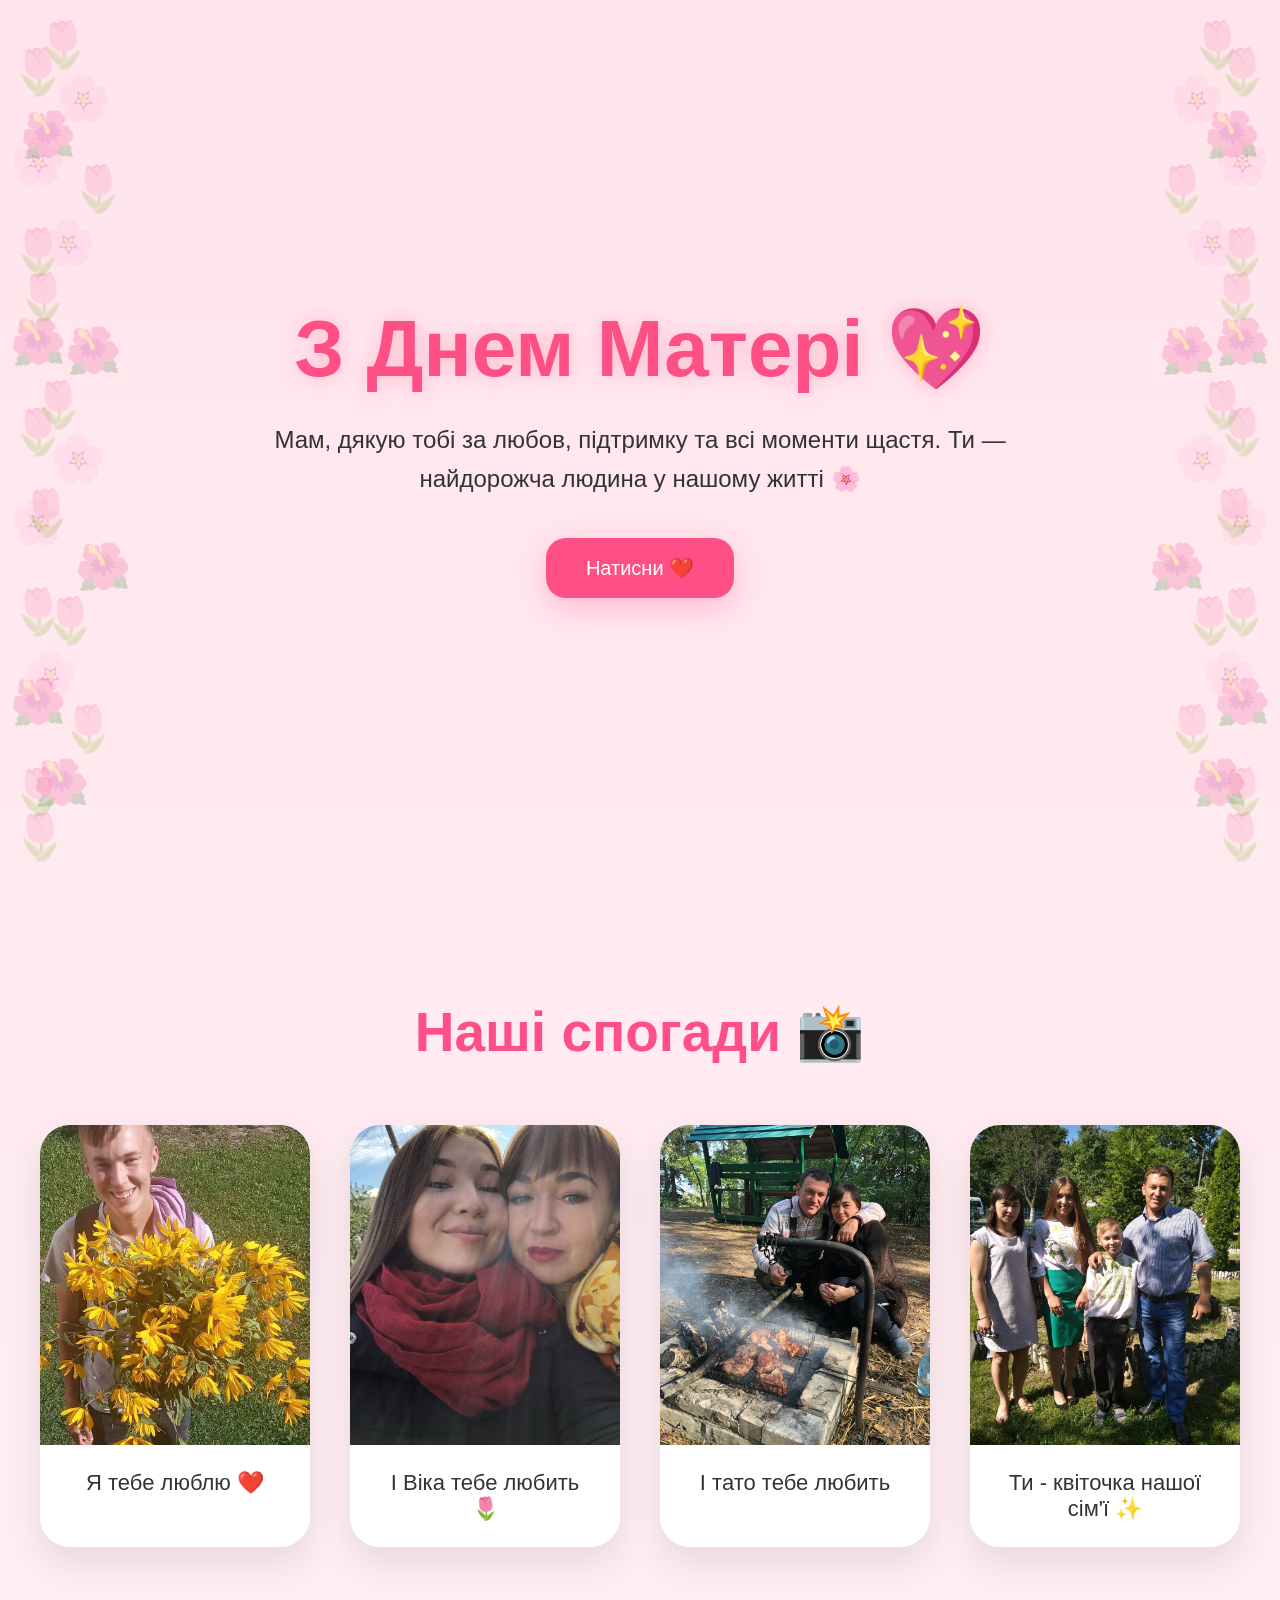
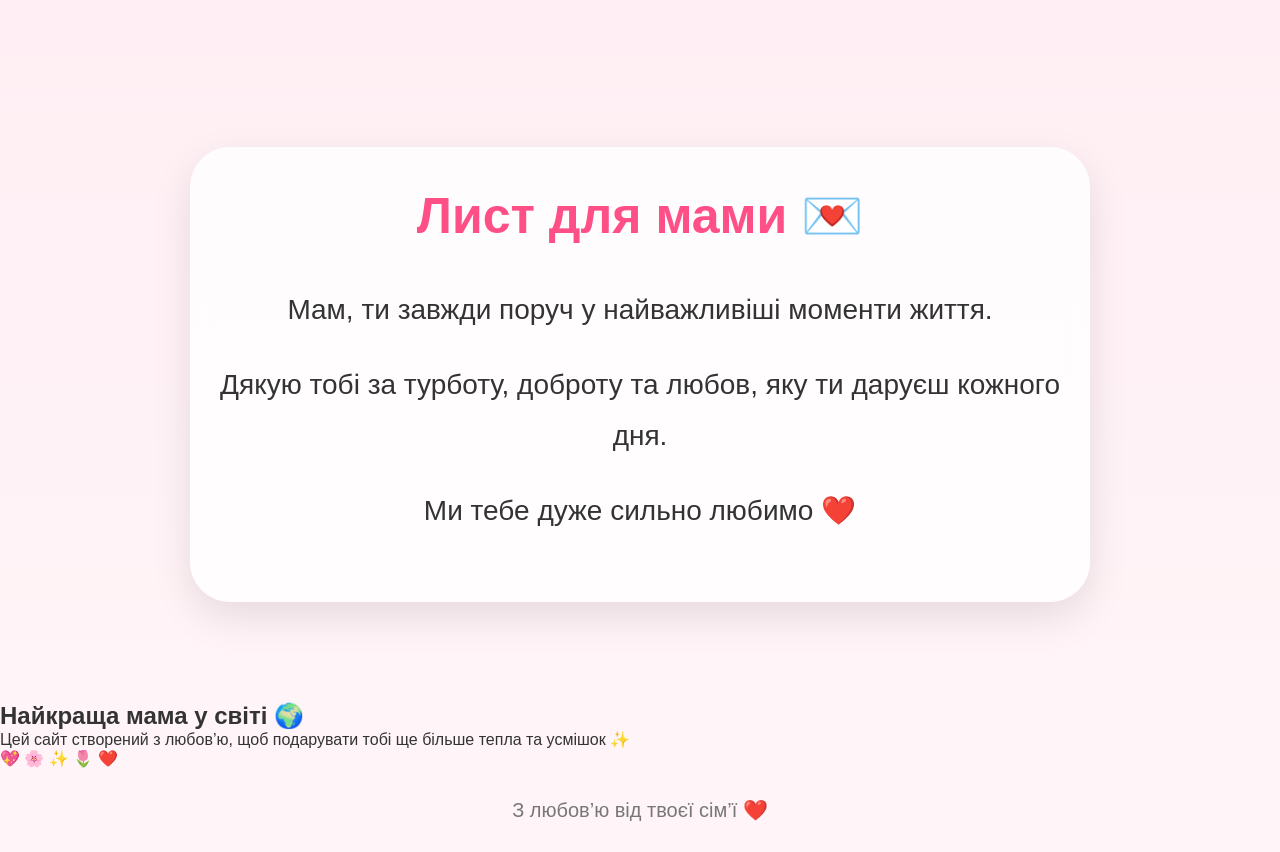
<file: index.html>
<!DOCTYPE html>
<html lang="uk">
<head>
    <meta charset="UTF-8">
    <meta name="viewport" content="width=device-width, initial-scale=1.0">
    <title>З Днем Матері ❤️</title>
    <link rel="stylesheet" href="style.css">
</head>
<body>

    <div class="tulips left-tulips">
        <div class="tulip t1">🌷</div>
        <div class="tulip t2">🌸</div>
        <div class="tulip t3">🌷</div>
        <div class="tulip t4">🌺</div>
        <div class="tulip t5">🌷</div>
        <div class="tulip t6">🌸</div>
        <div class="tulip t7">🌷</div>
        <div class="tulip t8">🌺</div>
        <div class="tulip t9">🌷</div>

        <div class="tulip" style="top:2%; left:35px;">🌷</div>
        <div class="tulip" style="top:8%; left:55px;">🌸</div>
        <div class="tulip" style="top:12%; left:20px;">🌺</div>
        <div class="tulip" style="top:18%; left:70px;">🌷</div>
        <div class="tulip" style="top:24%; left:40px;">🌸</div>
        <div class="tulip" style="top:30%; left:15px;">🌷</div>
        <div class="tulip" style="top:36%; left:65px;">🌺</div>
        <div class="tulip" style="top:42%; left:30px;">🌷</div>
        <div class="tulip" style="top:48%; left:50px;">🌸</div>
        <div class="tulip" style="top:54%; left:18px;">🌷</div>
        <div class="tulip" style="top:60%; left:75px;">🌺</div>
        <div class="tulip" style="top:66%; left:42px;">🌷</div>
        <div class="tulip" style="top:72%; left:22px;">🌸</div>
        <div class="tulip" style="top:78%; left:60px;">🌷</div>
        <div class="tulip" style="top:84%; left:33px;">🌺</div>
        <div class="tulip" style="top:90%; left:12px;">🌷</div>
    </div>

    <div class="tulips right-tulips">
        <div class="tulip t1">🌷</div>
        <div class="tulip t2">🌸</div>
        <div class="tulip t3">🌷</div>
        <div class="tulip t4">🌺</div>
        <div class="tulip t5">🌷</div>
        <div class="tulip t6">🌸</div>
        <div class="tulip t7">🌷</div>
        <div class="tulip t8">🌺</div>
        <div class="tulip t9">🌷</div>

        <div class="tulip" style="top:2%; right:35px;">🌷</div>
        <div class="tulip" style="top:8%; right:55px;">🌸</div>
        <div class="tulip" style="top:12%; right:20px;">🌺</div>
        <div class="tulip" style="top:18%; right:70px;">🌷</div>
        <div class="tulip" style="top:24%; right:40px;">🌸</div>
        <div class="tulip" style="top:30%; right:15px;">🌷</div>
        <div class="tulip" style="top:36%; right:65px;">🌺</div>
        <div class="tulip" style="top:42%; right:30px;">🌷</div>
        <div class="tulip" style="top:48%; right:50px;">🌸</div>
        <div class="tulip" style="top:54%; right:18px;">🌷</div>
        <div class="tulip" style="top:60%; right:75px;">🌺</div>
        <div class="tulip" style="top:66%; right:42px;">🌷</div>
        <div class="tulip" style="top:72%; right:22px;">🌸</div>
        <div class="tulip" style="top:78%; right:60px;">🌷</div>
        <div class="tulip" style="top:84%; right:33px;">🌺</div>
        <div class="tulip" style="top:90%; right:12px;">🌷</div>
    </div>

    <header>
        <h1>З Днем Матері 💖</h1>

        <p>
            Мам, дякую тобі за любов, підтримку та всі моменти щастя.
            Ти — найдорожча людина у нашому житті 🌸
        </p>

        <button class="btn" onclick="showMessage()">
            Натисни ❤️
        </button>
    </header>

    <section class="gallery">
        <h2>Наші спогади 📸</h2>

        <div class="photos">
            <div class="card">
                <img src="photo1.jpg" alt="Фото 1">
                <div class="caption">Я тебе люблю ❤️</div>
            </div>

            <div class="card">
                <img src="photo2.jpeg" alt="Фото 2">
                <div class="caption">І Віка тебе любить 🌷</div>
            </div>

            <div class="card">
                <img src="photo3.jpg" alt="Фото 3">
                <div class="caption">І тато тебе любить</div>
            </div>

            <div class="card">
                <img src="photo4.jpeg" alt="Фото 4">
                <div class="caption">Ти - квіточка нашої сім'ї ✨</div>
            </div>
        </div>
    </section>

    <section class="letter">
        <div class="letter-box">
            <h2>Лист для мами 💌</h2>

            <p>
                Мам, ти завжди поруч у найважливіші моменти життя.
            </p>

            <p>
                Дякую тобі за турботу, доброту та любов,
                яку ти даруєш кожного дня.
            </p>

            <p>
                Ми тебе дуже сильно любимо ❤️
            </p>
        </div>
    </section>

    <section class="final">
        <h2>Найкраща мама у світі 🌍</h2>

        <p>
            Цей сайт створений з любов’ю,
            щоб подарувати тобі ще більше тепла та усмішок ✨
        </p>

        <div class="hearts">
            💖 🌸 ✨ 🌷 ❤️
        </div>
    </section>

        <footer>
        З любов’ю від твоєї сім’ї ❤️
    </footer>

        <script src="script.js"></script>

</body>
</html>
</file>
<file: style.css>
* {
            margin: 0;
            padding: 0;
            box-sizing: border-box;
            font-family: Arial, sans-serif;
        }

        body {
            position: relative;
            background: linear-gradient(to bottom, #ffe4ec, #fff5f8);
            overflow-x: hidden;
            min-height: 100vh;
            color: #333;
        }

        header {
            min-height: 100vh;
            height: 100vh;
            display: flex;
            justify-content: center;
            align-items: center;
            flex-direction: column;
            text-align: center;
            padding: 20px;
            position: relative;
        }

        header h1 {
            font-size: clamp(42px, 10vw, 80px);
            color: #ff4f87;
            text-shadow: 0 0 20px rgba(255, 79, 135, 0.3);
            animation: glow 2s infinite alternate;
        }

        header p {
            width: 100%;
            margin-top: 25px;
            font-size: 24px;
            max-width: 800px;
            line-height: 1.6;
        }

        .btn {
            margin-top: 40px;
            padding: 18px 40px;
            border: none;
            border-radius: 20px;
            background: #ff4f87;
            color: white;
            font-size: 20px;
            cursor: pointer;
            transition: 0.3s;
            box-shadow: 0 10px 30px rgba(255, 79, 135, 0.3);
        }

        .btn:hover {
            transform: scale(1.05);
            background: #ff2d6f;
        }

        @keyframes glow {
            from {
                text-shadow: 0 0 20px rgba(255, 79, 135, 0.3);
            }
            to {
                text-shadow: 0 0 40px rgba(255, 79, 135, 0.8);
            }
        }

        .gallery {
            width: 100%;
            padding: 100px 40px;
        }

        .gallery h2 {
            text-align: center;
            font-size: 55px;
            color: #ff4f87;
            margin-bottom: 60px;
        }

        .photos {
            width: 100%;
            display: grid;
            grid-template-columns: repeat(auto-fit, minmax(240px, 1fr));
            gap: 40px;
        }

        .card {
            background: white;
            border-radius: 30px;
            overflow: hidden;
            box-shadow: 0 15px 40px rgba(0,0,0,0.1);
            transition: 0.5s;
        }

        .card:hover {
            transform: translateY(-10px) scale(1.03);
        }

        .card img {
            display: block;
            width: 100%;
            height: 320px;
            object-fit: cover;
            transition: 0.5s;
        }

        .card:hover img {
            transform: scale(1.08);
        }

        .caption {
            padding: 25px;
            text-align: center;
            font-size: 22px;
        }

        .letter {
            padding: 100px 20px;
            display: flex;
            justify-content: center;
        }

        .letter-box {
            width: 100%;
            background: rgba(255,255,255,0.8);
            backdrop-filter: blur(10px);
            border-radius: 40px;
            padding: 40px 25px;
            max-width: 900px;
            text-align: center;
            box-shadow: 0 15px 40px rgba(0,0,0,0.1);
        }

        .letter-box h2 {
            font-size: 50px;
            color: #ff4f87;
            margin-bottom: 40px;
        }

        .letter-box p {
            font-size: 28px;
            line-height: 1.8;
            margin-bottom: 25px;
        }

        footer {
            text-align: center;
            padding: 30px;
            font-size: 20px;
            color: #777;
        }

        .heart {
            position: fixed;
            top: -20px;
            color: #ff4f87;
            font-size: 20px;
            animation: fall linear forwards;
            z-index: 999;
        }

        @keyframes fall {
            to {
                transform: translateY(110vh);
                opacity: 0;
            }
        }

        html {
            scroll-behavior: smooth;
            -webkit-tap-highlight-color: transparent;
        }

        img {
            max-width: 100%;
        }

        button {
            touch-action: manipulation;
        }

        @media(max-width: 768px) {
            header h1 {
                font-size: 42px;
            }

            header p,
            .final p,
            .letter-box p {
                font-size: 18px;
                line-height: 1.7;
            }

            .final h2,
            .gallery h2,
            .letter-box h2 {
                font-size: 34px;
            }
        
            .gallery {
                padding: 70px 20px;
            }

            .card {
                border-radius: 24px;
            }

            .card img {
                height: 260px;
            }

            .btn {
                width: 100%;
                max-width: 320px;
                font-size: 18px;
                padding: 16px 20px;
            }

            .letter {
                padding: 60px 15px;
            }

            .final {
                padding: 80px 20px;
            }
        }
            .tulips {
            position: fixed;
            top: 0;
            left: 0;
            width: 100%;
            height: 100%;
            pointer-events: none;
            z-index: -1;
            overflow: hidden;
        }

        .tulip {
            position: absolute;
            font-size: 45px;
            opacity: 0.22;
            animation: float 6s ease-in-out infinite;
        }

        .left-tulips .tulip {
            left: 10px;
        }

        .right-tulips .tulip {
            right: 10px;
        }

        .t1 { top: 5%; }
        .t2 { top: 15%; }
        .t3 { top: 25%; }
        .t4 { top: 35%; }
        .t5 { top: 45%; }
        .t6 { top: 55%; }
        .t7 { top: 65%; }
        .t8 { top: 75%; }
        .t9 { top: 85%; }

        @keyframes float {
            0%, 100% {
                transform: translateY(0px) rotate(0deg);
            }
            50% {
                transform: translateY(-10px) rotate(3deg);
            }
        }

        @media(max-width: 768px) {
            .tulip {
                font-size: 28px;
                opacity: 0.16;
            }
        }
</file>
